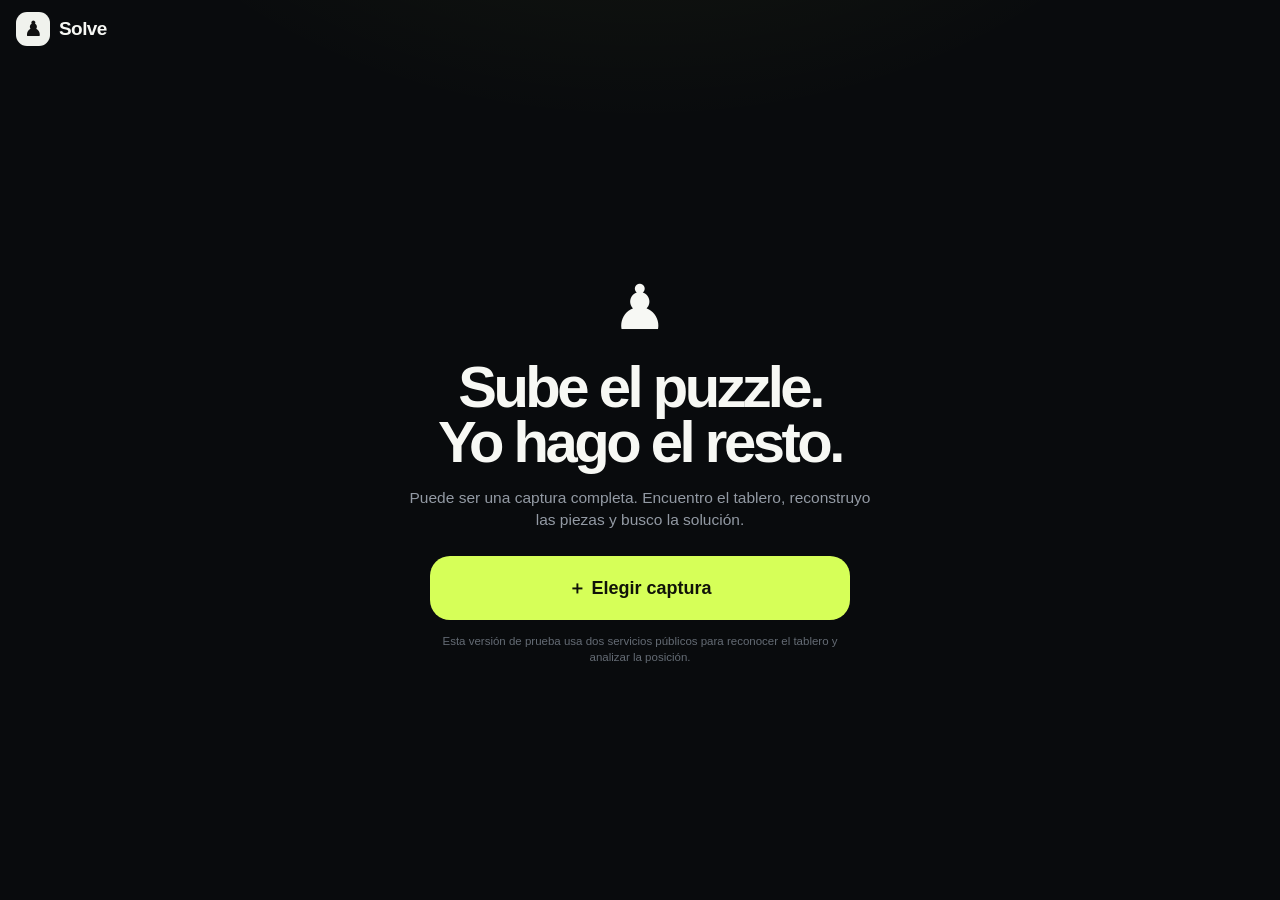
<file: solve2/index.html>
<!doctype html>
<html lang="es">
<head>
<meta charset="utf-8">
<meta name="viewport" content="width=device-width,initial-scale=1,viewport-fit=cover,user-scalable=no">
<meta name="theme-color" content="#090b0d">
<meta name="apple-mobile-web-app-capable" content="yes">
<meta name="apple-mobile-web-app-status-bar-style" content="black-translucent">
<title>Solve</title>
<style>
:root{--bg:#090b0d;--panel:#15191e;--text:#f7f8f4;--muted:#939aa4;--line:rgba(255,255,255,.09);--accent:#d6ff58;--accentText:#101308;--light:#f0d9b5;--dark:#b58863}
*{box-sizing:border-box;-webkit-tap-highlight-color:transparent}html,body{margin:0;width:100%;height:100%;overflow:hidden;background:var(--bg);color:var(--text);font-family:-apple-system,BlinkMacSystemFont,"SF Pro Display","SF Pro Text",Inter,Segoe UI,Arial,sans-serif}button,input,select,label{font:inherit}button{border:0;color:inherit}
#app{height:100dvh;position:relative;overflow:hidden;background:radial-gradient(900px 600px at 50% -260px,rgba(214,255,88,.07),transparent 64%),var(--bg)}
.screen{position:absolute;inset:0;display:flex;flex-direction:column;opacity:0;pointer-events:none;transform:translateY(7px);transition:.2s ease}.screen.active{opacity:1;pointer-events:auto;transform:none}.safeTop{padding-top:max(12px,env(safe-area-inset-top))}.safeBottom{padding-bottom:max(12px,env(safe-area-inset-bottom))}
.top{min-height:58px;display:flex;align-items:center;justify-content:space-between;padding:0 16px;flex:0 0 auto}.brand{display:flex;align-items:center;gap:9px;font-size:19px;font-weight:780;letter-spacing:-.03em}.logo{width:34px;height:34px;border-radius:11px;background:#f0f2ed;color:#111;display:grid;place-items:center;font-size:20px}.icon{width:44px;height:44px;border-radius:14px;background:rgba(255,255,255,.055);border:1px solid var(--line);display:grid;place-items:center;font-size:20px}
.home{flex:1;display:flex;align-items:center;justify-content:center;padding:18px 20px 34px;text-align:center}.homeInner{width:min(100%,560px)}.bigPiece{font-size:62px;line-height:1;margin-bottom:20px}h1{margin:0;font-size:clamp(36px,9vw,58px);line-height:.96;letter-spacing:-.06em}.home p{margin:17px auto 25px;color:var(--muted);max-width:480px;font-size:15.5px;line-height:1.42}.pick{width:min(100%,420px);height:64px;border-radius:20px;background:var(--accent);color:var(--accentText);font-weight:800;font-size:18px;display:flex;align-items:center;justify-content:center;gap:9px;margin:0 auto;cursor:pointer}.pick:active{transform:scale(.985)}#picker{position:fixed;left:-9999px;width:1px;height:1px;opacity:0}.privacy{font-size:11.5px;line-height:1.35;color:#646b74;margin:14px auto 0;max-width:420px}
.center{flex:1;display:grid;place-items:center;padding:28px}.proc{width:min(92vw,520px);text-align:center}.thumb{width:88px;height:88px;border-radius:21px;object-fit:cover;border:1px solid var(--line);margin-bottom:22px}.spin{width:31px;height:31px;border-radius:50%;border:3px solid rgba(255,255,255,.1);border-top-color:var(--accent);margin:0 auto 17px;animation:sp .85s linear infinite}@keyframes sp{to{transform:rotate(360deg)}}.procTitle{font-weight:790;font-size:25px;letter-spacing:-.04em}.procText{font-size:13.5px;color:var(--muted);margin-top:8px}.progress{width:min(100%,320px);height:5px;background:#20252b;border-radius:99px;overflow:hidden;margin:21px auto 0}.bar{height:100%;width:4%;background:var(--accent);transition:width .28s;border-radius:99px}
.result{flex:1;min-height:0;display:grid;justify-items:center;align-content:center;padding:0 14px 10px;gap:8px}.problem{min-height:22px;width:min(100%,680px);display:flex;align-items:center;justify-content:center;gap:7px;color:#c2c8d0;font-size:12.5px;white-space:nowrap;overflow:hidden;text-overflow:ellipsis}.dot{width:6px;height:6px;border-radius:50%;background:var(--accent);flex:0 0 auto}.boardWrap{width:min(92vw,54dvh,620px);aspect-ratio:1;border-radius:17px;overflow:hidden;background:#222;box-shadow:0 18px 48px rgba(0,0,0,.38)}#board{width:100%;height:100%;display:grid;grid-template-columns:repeat(8,1fr);grid-template-rows:repeat(8,1fr)}.sq{position:relative;display:grid;place-items:center;font-size:min(8vw,58px);line-height:1;user-select:none}.sq.light{background:var(--light)}.sq.dark{background:var(--dark)}.sq.lastFrom::after,.sq.lastTo::after{content:"";position:absolute;inset:0;background:rgba(214,255,88,.28)}.piece{position:relative;z-index:2;text-shadow:0 1px 1px rgba(0,0,0,.25)}.coord{position:absolute;font-size:10px;font-weight:700;opacity:.75;z-index:3}.coord.file{right:4px;bottom:2px}.coord.rank{left:4px;top:2px}
.meta{width:min(100%,620px);display:flex;align-items:center;justify-content:space-between;gap:12px;padding:2px}.mate{font-weight:810;font-size:19px;letter-spacing:-.03em;white-space:nowrap}.line{min-width:0;text-align:right;color:var(--muted);font-size:12.5px;white-space:nowrap;overflow:hidden;text-overflow:ellipsis}.controls{width:min(100%,620px);display:grid;grid-template-columns:50px 1fr 50px 88px;gap:8px}.controls button,.speed{height:49px;border-radius:15px;background:var(--panel);border:1px solid var(--line)}.play{background:var(--accent)!important;color:var(--accentText)!important;font-weight:810}.speed{color:var(--text);padding:0 8px;text-align:center;appearance:none;outline:0;font-weight:730}.actions{width:min(100%,620px);display:grid;grid-template-columns:1fr 1fr;gap:8px}.action{height:44px;border-radius:14px;background:var(--panel);border:1px solid var(--line);font-weight:710}.action.primary{background:#f0f2ed;color:#111}
.errorCard{width:min(92vw,520px);border-radius:24px;background:#171b20;border:1px solid var(--line);padding:22px;text-align:center}.errorCard h2{margin:0;font-size:25px;letter-spacing:-.04em}.errorCard p{color:var(--muted);font-size:14px;line-height:1.45;margin:9px 0 18px}.errorBtn{height:52px;border-radius:16px;background:var(--accent);color:var(--accentText);font-weight:800;display:flex;align-items:center;justify-content:center}.details{margin-top:12px;text-align:left;background:#0e1114;border:1px solid var(--line);border-radius:14px;padding:12px;color:#aeb5be;font-size:12px;line-height:1.45;word-break:break-word}
@media(min-width:900px){.result{width:min(1100px,100%);margin:0 auto;grid-template-columns:minmax(420px,620px) minmax(290px,380px);grid-template-rows:auto auto auto auto;column-gap:30px}.problem{grid-column:1/3}.boardWrap{grid-column:1;grid-row:2/5}.meta,.controls,.actions{grid-column:2;width:100%}.meta{display:block;align-self:end}.mate{font-size:31px;margin-bottom:8px}.line{text-align:left;font-size:14px;white-space:normal;line-height:1.45}}
</style>
</head>
<body>
<div id="app">
<section id="home" class="screen active"><div class="top safeTop"><div class="brand"><div class="logo">♟</div><span>Solve</span></div><div style="width:44px"></div></div><div class="home safeBottom"><div class="homeInner"><div class="bigPiece">♟︎</div><h1>Sube el puzzle.<br>Yo hago el resto.</h1><p>Puede ser una captura completa. Encuentro el tablero, reconstruyo las piezas y busco la solución.</p><label class="pick" for="picker">＋ Elegir captura</label><input id="picker" type="file" accept="image/*"><div class="privacy">Esta versión de prueba usa dos servicios públicos para reconocer el tablero y analizar la posición.</div></div></div></section>
<section id="processing" class="screen"><div class="top safeTop"><div class="brand"><div class="logo">♟</div><span>Solve</span></div><button id="cancel" class="icon">×</button></div><div class="center safeBottom"><div class="proc"><img id="procImg" class="thumb"><div class="spin"></div><div id="procTitle" class="procTitle">Leyendo el puzzle</div><div id="procText" class="procText">Buscando el tablero...</div><div class="progress"><div id="bar" class="bar"></div></div></div></div></section>
<section id="result" class="screen"><div class="top safeTop"><button id="back" class="icon">‹</button><div class="brand"><div class="logo">♟</div><span>Solve</span></div><div style="width:44px"></div></div><div class="result safeBottom"><div class="problem"><span class="dot"></span><span id="problemText">Puzzle detectado</span></div><div class="boardWrap"><div id="board"></div></div><div class="meta"><div id="mate" class="mate">Mate encontrado</div><div id="line" class="line"></div></div><div class="controls"><button id="prev">‹</button><button id="play" class="play">▶ Play</button><button id="next">›</button><select id="speed" class="speed"><option value="1500">0.5×</option><option value="950" selected>1×</option><option value="650">1.5×</option><option value="430">2×</option></select></div><div class="actions"><button id="copy" class="action">Copiar solución</button><button id="share" class="action primary">Compartir</button></div></div></section>
<section id="error" class="screen"><div class="top safeTop"><button id="errorBack" class="icon">‹</button><div class="brand"><div class="logo">♟</div><span>Solve</span></div><div style="width:44px"></div></div><div class="center safeBottom"><div class="errorCard"><h2>No he podido terminarlo</h2><p id="errorText">No he podido reconstruir la posición.</p><label class="errorBtn" for="picker">Elegir otra captura</label><div id="details" class="details"></div></div></div></section>
</div>
<script>
const $=id=>document.getElementById(id);const screens=['home','processing','result','error'];const glyph={K:'♔',Q:'♕',R:'♖',B:'♗',N:'♘',P:'♙',k:'♚',q:'♛',r:'♜',b:'♝',n:'♞',p:'♟'};
let S={img:null,rect:null,placement:null,orientation:'black',side:'b',line:[],positions:[],step:0,playing:false,timer:null,lastMove:null,mateN:null};
function show(id){screens.forEach(x=>$(x).classList.toggle('active',x===id))}function prog(v,t,x){$('bar').style.width=v+'%';if(t)$('procTitle').textContent=t;if(x)$('procText').textContent=x}function wait(ms){return new Promise(r=>setTimeout(r,ms))}function fileData(f){return new Promise((r,j)=>{const q=new FileReader();q.onload=()=>r(q.result);q.onerror=j;q.readAsDataURL(f)})}function loadImg(u){return new Promise((r,j)=>{const i=new Image();i.onload=()=>r(i);i.onerror=j;i.src=u})}
function median(a){const b=[...a].sort((x,y)=>x-y),n=b.length;return n?(n%2?b[(n-1)/2]:(b[n/2-1]+b[n/2])/2):0}
function detectBoard(img){const W=Math.min(480,img.naturalWidth||img.width),scale=W/(img.naturalWidth||img.width),H=Math.round((img.naturalHeight||img.height)*scale),c=document.createElement('canvas');c.width=W;c.height=H;const ctx=c.getContext('2d',{willReadFrequently:true});ctx.drawImage(img,0,0,W,H);const d=ctx.getImageData(0,0,W,H).data,lum=new Float32Array(W*H);for(let i=0,j=0;i<d.length;i+=4,j++)lum[j]=.299*d[i]+.587*d[i+1]+.114*d[i+2];const at=(x,y)=>{x=Math.max(0,Math.min(W-1,x|0));y=Math.max(0,Math.min(H-1,y|0));return lum[y*W+x]};function score(x,y,s){const ev=[],od=[],cell=s/8,pts=[[.27,.27],[.73,.27],[.27,.73],[.73,.73]];for(let r=0;r<8;r++)for(let q=0;q<8;q++){let z=0;for(const [px,py] of pts)z+=at(x+(q+px)*cell,y+(r+py)*cell);((r+q)%2?od:ev).push(z/4)}const me=median(ev),mo=median(od);return Math.abs(me-mo)}let best={score:-1,x:0,y:0,s:0};for(let frac=.70;frac<=.99;frac+=.015){const s=Math.round(W*frac),cx=Math.round((W-s)/2),ys=Math.max(5,Math.round(s/85));for(let xo=-4;xo<=4;xo++){const x=Math.max(0,Math.min(W-s,cx+xo*5));for(let y=0;y<=H-s;y+=ys){const sc=score(x,y,s);if(sc>best.score)best={score:sc,x,y,s}}}}if(best.score<15)throw new Error('No encuentro un tablero claro en la captura.');const inv=1/scale;return{x:Math.round(best.x*inv),y:Math.round(best.y*inv),s:Math.round(best.s*inv)}}
function cropBlob(img,r){return new Promise(resolve=>{const c=document.createElement('canvas');c.width=900;c.height=900;c.getContext('2d').drawImage(img,r.x,r.y,r.s,r.s,0,0,900,900);c.toBlob(resolve,'image/png')})}
async function recognize(blob){const fd=new FormData();fd.append('image',blob,'board.png');const ctl=new AbortController();const tm=setTimeout(()=>ctl.abort(),20000);try{const res=await fetch('https://web-vrnocjtpaa-an.a.run.app/board_to_fen',{method:'POST',body:fd,signal:ctl.signal});if(!res.ok)throw new Error('El servicio de lectura del tablero respondió '+res.status);const j=await res.json();if(!j.fen)throw new Error('El servicio no devolvió una posición.');return j.fen}catch(e){if(e.name==='AbortError')throw new Error('El reconocimiento del tablero tardó demasiado.');throw e}finally{clearTimeout(tm)}}
function expand(p){return p.split('/').map(row=>{const a=[];for(const ch of row){if(/[1-8]/.test(ch)){for(let i=0;i<+ch;i++)a.push('')}else a.push(ch)}return a})}function compress(m){return m.map(r=>{let s='',n=0;for(const x of r){if(!x)n++;else{if(n){s+=n;n=0}s+=x}}if(n)s+=n;return s}).join('/')}function rotate(p){const m=expand(p);m.reverse();m.forEach(r=>r.reverse());return compress(m)}function fullFen(p,side){return p+' '+side+' - - 0 1'}
async function engine(fen){const ctl=new AbortController(),tm=setTimeout(()=>ctl.abort(),20000);try{const res=await fetch('https://chess-api.com/v1',{method:'POST',headers:{'Content-Type':'application/json'},body:JSON.stringify({fen,depth:14,maxThinkingTime:120}),signal:ctl.signal});if(!res.ok)throw new Error('El motor respondió '+res.status);return await res.json()}catch(e){if(e.name==='AbortError')throw new Error('El motor de ajedrez tardó demasiado.');throw e}finally{clearTimeout(tm)}}
function bestMate(cands){const mates=cands.filter(x=>x&&x.data&&x.data.mate!==null&&x.data.mate!==undefined&&Number.isFinite(Number(x.data.mate)));if(!mates.length)return null;mates.sort((a,b)=>Math.abs(Number(a.data.mate))-Math.abs(Number(b.data.mate)));return mates[0]}
function parseFen(f){return{m:expand(f.split(' ')[0]),side:f.split(' ')[1]||'w'}}function squareIdx(s){return[8-Number(s[1]),'abcdefgh'.indexOf(s[0])]}function applyUciFen(f,u){const a=f.split(' '),m=expand(a[0]),side=a[1]||'w';const from=u.slice(0,2),to=u.slice(2,4),promo=u[4];const[fr,fc]=squareIdx(from),[tr,tc]=squareIdx(to);let pc=m[fr][fc];m[fr][fc]='';if(promo)pc=side==='w'?promo.toUpperCase():promo.toLowerCase();m[tr][tc]=pc;return compress(m)+' '+(side==='w'?'b':'w')+' - - 0 1'}
async function buildPv(start,mateN){let cur=start,out=[],max=Math.max(1,Math.min(15,2*Math.abs(mateN)-1));for(let i=0;i<max;i++){const e=await engine(cur);if(!e||!e.move)break;out.push({uci:e.move,san:e.san||e.move});cur=applyUciFen(cur,e.move);if((e.san||'').includes('#'))break}return out}
function positions(start,line){const a=[start];let cur=start;for(const mv of line){cur=applyUciFen(cur,mv.uci);a.push(cur)}return a}
function renderBoard(fen,orientation,last){const m=expand(fen.split(' ')[0]),files=orientation==='black'?'hgfedcba':'abcdefgh',ranks=orientation==='black'?'12345678':'87654321';$('board').innerHTML='';for(let vr=0;vr<8;vr++)for(let vc=0;vc<8;vc++){let br=orientation==='black'?7-vr:vr,bc=orientation==='black'?7-vc:vc;const sq=document.createElement('div');sq.className='sq '+(((vr+vc)%2)?'dark':'light');const name='abcdefgh'[bc]+(8-br);if(last&&last.from===name)sq.classList.add('lastFrom');if(last&&last.to===name)sq.classList.add('lastTo');if(m[br][bc]){const sp=document.createElement('span');sp.className='piece';sp.textContent=glyph[m[br][bc]]||'';sq.appendChild(sp)}if(vc===0){const c=document.createElement('span');c.className='coord rank';c.textContent=ranks[vr];sq.appendChild(c)}if(vr===7){const c=document.createElement('span');c.className='coord file';c.textContent=files[vc];sq.appendChild(c)}$('board').appendChild(sq)}}
function lineText(){return S.line.map(x=>x.san).join('  ')}function stop(){S.playing=false;clearTimeout(S.timer);S.timer=null;$('play').textContent='▶ Play'}async function goto(i){S.step=Math.max(0,Math.min(S.positions.length-1,i));const mv=S.step?S.line[S.step-1]:null;renderBoard(S.positions[S.step],S.orientation,mv?{from:mv.uci.slice(0,2),to:mv.uci.slice(2,4)}:null)}async function loop(){if(!S.playing)return;if(S.step>=S.positions.length-1){stop();return}await goto(S.step+1);S.timer=setTimeout(loop,+$('speed').value)}function toggle(){if(S.playing){stop();return}if(S.step>=S.positions.length-1)goto(0);S.playing=true;$('play').textContent='❚❚ Pausa';S.timer=setTimeout(loop,120)}
async function analyze(url){stop();show('processing');$('procImg').src=url;$('details').textContent='';try{const img=await loadImg(url);S.img=img;prog(12,'Encontrando el tablero','Recortando la zona de juego...');await wait(30);const r=detectBoard(img);S.rect=r;const blob=await cropBlob(img,r);prog(32,'Leyendo las piezas','Reconstruyendo las 64 casillas...');const raw=await recognize(blob);const p0=raw.split(' ')[0];prog(55,'Buscando la solución','Probando orientación y turno...');const candidates=[];for(const [p,o] of [[p0,'white'],[rotate(p0),'black']])for(const side of ['b','w']){let data=null;try{data=await engine(fullFen(p,side))}catch(e){}candidates.push({p,o,side,data})}let win=bestMate(candidates);if(!win)throw new Error('He leído el tablero, pero el motor no encuentra un mate forzado en la posición reconocida.');S.placement=win.p;S.orientation=win.o;S.side=win.side;S.mateN=Math.abs(Number(win.data.mate));const start=fullFen(win.p,win.side);prog(73,'Mate encontrado','Construyendo la secuencia...');S.line=await buildPv(start,win.data.mate);if(!S.line.length)throw new Error('El motor encontró mate, pero no devolvió la secuencia.');S.positions=positions(start,S.line);S.step=0;$('problemText').textContent=(S.side==='b'?'Negras':'Blancas')+' juegan';$('mate').textContent='Mate en '+S.mateN;$('line').textContent=lineText();renderBoard(S.positions[0],S.orientation,null);prog(100,'Listo','');await wait(120);show('result')}catch(e){console.error(e);$('errorText').textContent=e.message||'No he podido resolver esta captura.';$('details').textContent='Si vuelve a ocurrir, prueba recortando un poco más cerca del tablero. No necesitas dejar solo el tablero, pero sí conviene que ocupe buena parte de la captura.';show('error')}}
$('picker').addEventListener('change',async e=>{const f=e.target.files&&e.target.files[0];if(!f)return;const u=await fileData(f);e.target.value='';analyze(u)});$('cancel').onclick=()=>show('home');$('back').onclick=()=>{stop();show('home')};$('errorBack').onclick=()=>show('home');$('prev').onclick=()=>{stop();goto(S.step-1)};$('next').onclick=()=>{stop();goto(S.step+1)};$('play').onclick=toggle;$('copy').onclick=async()=>{const t='Mate en '+S.mateN+'\n'+lineText();try{await navigator.clipboard.writeText(t);$('copy').textContent='Copiado ✓';setTimeout(()=>$('copy').textContent='Copiar solución',1100)}catch(e){}};$('share').onclick=async()=>{const t='Mate en '+S.mateN+'\n'+lineText();if(navigator.share){try{await navigator.share({title:'Chess puzzle solution',text:t});return}catch(e){}}try{await navigator.clipboard.writeText(t)}catch(e){}$('share').textContent='Copiado ✓';setTimeout(()=>$('share').textContent='Compartir',1100)};
</script>
</body>
</html>
</file>
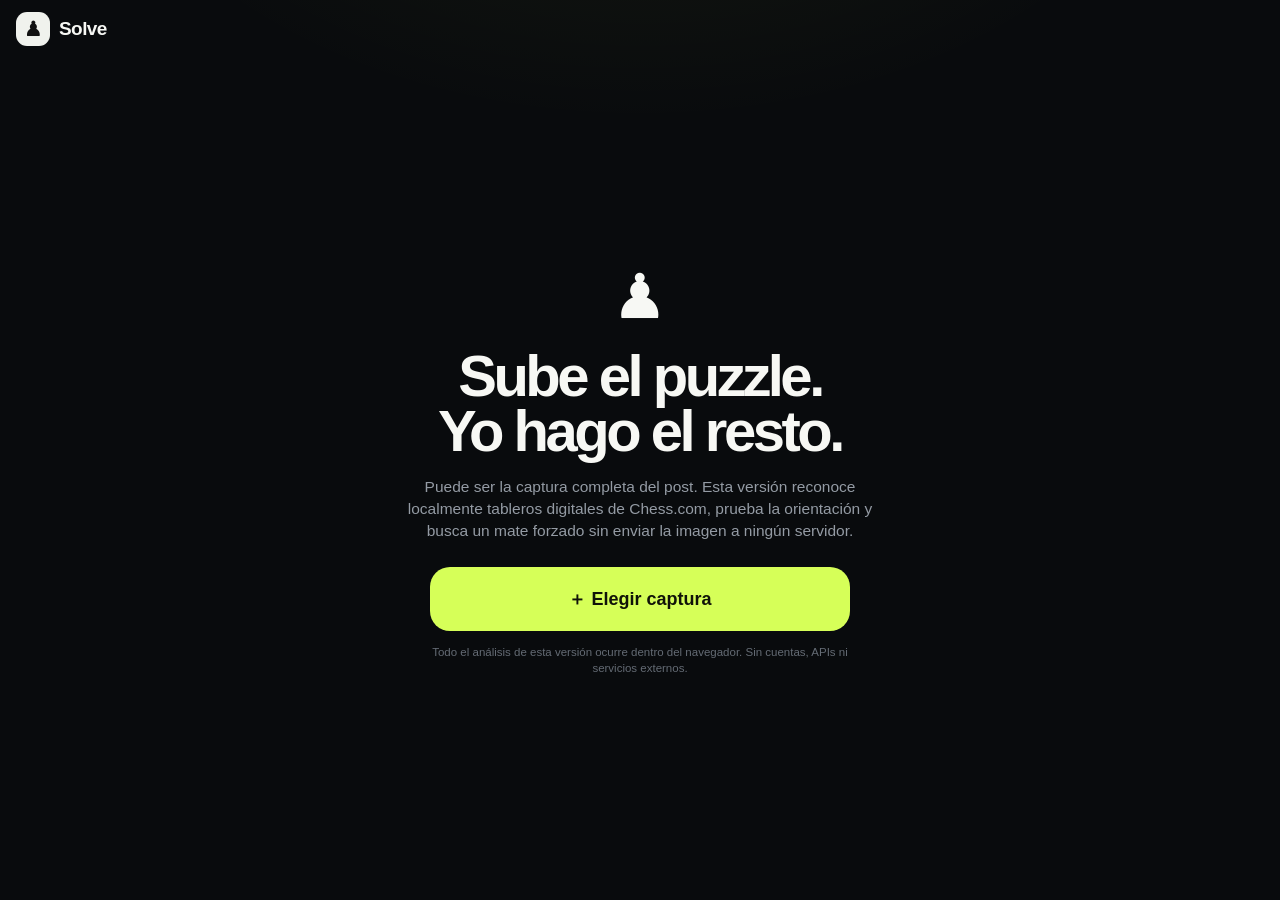
<file: solve5/index.html>
<!doctype html>
<html lang="es">
<head>
<meta charset="utf-8">
<meta name="viewport" content="width=device-width,initial-scale=1,viewport-fit=cover,user-scalable=no">
<meta name="theme-color" content="#090b0d">
<meta name="apple-mobile-web-app-capable" content="yes">
<meta name="apple-mobile-web-app-status-bar-style" content="black-translucent">
<title>Solve</title>
<style>
:root{--bg:#090b0d;--panel:#15191e;--text:#f7f8f4;--muted:#949ba4;--line:rgba(255,255,255,.09);--accent:#d6ff58;--accentText:#101308;--light:#f0d9b5;--dark:#b58863}
*{box-sizing:border-box;-webkit-tap-highlight-color:transparent}html,body{margin:0;width:100%;height:100%;overflow:hidden;background:var(--bg);color:var(--text);font-family:-apple-system,BlinkMacSystemFont,"SF Pro Display","SF Pro Text",Inter,Segoe UI,Arial,sans-serif}button,input,select,label{font:inherit}button{border:0;color:inherit}
#app{height:100dvh;position:relative;overflow:hidden;background:radial-gradient(900px 600px at 50% -260px,rgba(214,255,88,.07),transparent 64%),var(--bg)}
.screen{position:absolute;inset:0;display:flex;flex-direction:column;opacity:0;pointer-events:none;transform:translateY(6px);transition:.2s ease}.screen.active{opacity:1;pointer-events:auto;transform:none}.safeTop{padding-top:max(12px,env(safe-area-inset-top))}.safeBottom{padding-bottom:max(12px,env(safe-area-inset-bottom))}
.top{min-height:58px;display:flex;align-items:center;justify-content:space-between;padding:0 16px;flex:0 0 auto}.brand{display:flex;align-items:center;gap:9px;font-size:19px;font-weight:780;letter-spacing:-.03em}.logo{width:34px;height:34px;border-radius:11px;background:#f0f2ed;color:#111;display:grid;place-items:center;font-size:20px}.icon{width:44px;height:44px;border-radius:14px;background:rgba(255,255,255,.055);border:1px solid var(--line);display:grid;place-items:center;font-size:20px;cursor:pointer}
.home{flex:1;display:flex;align-items:center;justify-content:center;padding:18px 20px 34px;text-align:center}.homeInner{width:min(100%,560px)}.bigPiece{font-size:62px;line-height:1;margin-bottom:20px}h1{margin:0;font-size:clamp(36px,9vw,58px);line-height:.96;letter-spacing:-.06em}.home p{margin:17px auto 25px;color:var(--muted);max-width:500px;font-size:15.5px;line-height:1.42}.pick{width:min(100%,420px);height:64px;border-radius:20px;background:var(--accent);color:var(--accentText);font-weight:800;font-size:18px;display:flex;align-items:center;justify-content:center;gap:9px;margin:0 auto;cursor:pointer}.pick:active{transform:scale(.985)}#picker{position:fixed;left:-9999px;width:1px;height:1px;opacity:0}.privacy{font-size:11.5px;line-height:1.35;color:#646b74;margin:14px auto 0;max-width:430px}
.center{flex:1;display:grid;place-items:center;padding:28px}.proc{width:min(92vw,520px);text-align:center}.thumb{width:88px;height:88px;border-radius:21px;object-fit:cover;border:1px solid var(--line);margin-bottom:22px}.spin{width:31px;height:31px;border-radius:50%;border:3px solid rgba(255,255,255,.1);border-top-color:var(--accent);margin:0 auto 17px;animation:sp .85s linear infinite}@keyframes sp{to{transform:rotate(360deg)}}.procTitle{font-weight:790;font-size:25px;letter-spacing:-.04em}.procText{font-size:13.5px;color:var(--muted);margin-top:8px}.progress{width:min(100%,320px);height:5px;background:#20252b;border-radius:99px;overflow:hidden;margin:21px auto 0}.bar{height:100%;width:4%;background:var(--accent);transition:width .28s;border-radius:99px}
.result{flex:1;min-height:0;display:grid;justify-items:center;align-content:center;padding:0 14px 10px;gap:8px}.problem{min-height:22px;width:min(100%,680px);display:flex;align-items:center;justify-content:center;gap:7px;color:#c2c8d0;font-size:12.5px;white-space:nowrap;overflow:hidden;text-overflow:ellipsis}.dot{width:6px;height:6px;border-radius:50%;background:var(--accent);flex:0 0 auto}.boardWrap{width:min(92vw,54dvh,620px);aspect-ratio:1;border-radius:17px;overflow:hidden;background:#222;box-shadow:0 18px 48px rgba(0,0,0,.38)}#board{width:100%;height:100%;display:grid;grid-template-columns:repeat(8,1fr);grid-template-rows:repeat(8,1fr)}.sq{position:relative;display:grid;place-items:center;font-size:min(8vw,58px);line-height:1;user-select:none}.sq.light{background:var(--light)}.sq.dark{background:var(--dark)}.sq.lastFrom::after,.sq.lastTo::after{content:"";position:absolute;inset:0;background:rgba(214,255,88,.29)}.piece{position:relative;z-index:2;text-shadow:0 1px 1px rgba(0,0,0,.25)}.coord{position:absolute;font-size:10px;font-weight:700;opacity:.7;z-index:3}.coord.file{right:4px;bottom:2px}.coord.rank{left:4px;top:2px}
.meta{width:min(100%,620px);display:flex;align-items:center;justify-content:space-between;gap:12px;padding:2px}.mate{font-weight:810;font-size:19px;letter-spacing:-.03em;white-space:nowrap}.line{min-width:0;text-align:right;color:var(--muted);font-size:12.5px;white-space:nowrap;overflow:hidden;text-overflow:ellipsis}.controls{width:min(100%,620px);display:grid;grid-template-columns:50px 1fr 50px 88px;gap:8px}.controls button,.speed{height:49px;border-radius:15px;background:var(--panel);border:1px solid var(--line)}.play{background:var(--accent)!important;color:var(--accentText)!important;font-weight:810}.speed{color:var(--text);padding:0 8px;text-align:center;appearance:none;outline:0;font-weight:730}.actions{width:min(100%,620px);display:grid;grid-template-columns:1fr 1fr;gap:8px}.action{height:44px;border-radius:14px;background:var(--panel);border:1px solid var(--line);font-weight:710}.action.primary{background:#f0f2ed;color:#111}
.errorCard{width:min(92vw,540px);border-radius:24px;background:#171b20;border:1px solid var(--line);padding:22px;text-align:center}.errorCard h2{margin:0;font-size:25px;letter-spacing:-.04em}.errorCard p{color:var(--muted);font-size:14px;line-height:1.45;margin:9px 0 18px}.errorBtn{height:52px;border-radius:16px;background:var(--accent);color:var(--accentText);font-weight:800;display:flex;align-items:center;justify-content:center}.details{margin-top:12px;text-align:left;background:#0e1114;border:1px solid var(--line);border-radius:14px;padding:12px;color:#aeb5be;font-size:12px;line-height:1.45;word-break:break-word}
@media(min-width:900px){.result{width:min(1100px,100%);margin:0 auto;grid-template-columns:minmax(420px,620px) minmax(290px,380px);grid-template-rows:auto auto auto auto;column-gap:30px}.problem{grid-column:1/3}.boardWrap{grid-column:1;grid-row:2/5}.meta,.controls,.actions{grid-column:2;width:100%}.meta{display:block;align-self:end}.mate{font-size:31px;margin-bottom:8px}.line{text-align:left;font-size:14px;white-space:normal;line-height:1.45}}
@media(max-height:730px) and (max-width:899px){.boardWrap{width:min(84vw,48dvh)}.top{min-height:50px}.result{gap:5px}.controls button,.speed{height:43px}.action{height:40px}}
</style>
</head>
<body>
<div id="app">
<section id="home" class="screen active">
 <div class="top safeTop"><div class="brand"><div class="logo">♟</div><span>Solve</span></div><div style="width:44px"></div></div>
 <div class="home safeBottom"><div class="homeInner"><div class="bigPiece">♟︎</div><h1>Sube el puzzle.<br>Yo hago el resto.</h1><p>Puede ser la captura completa del post. Esta versión reconoce localmente tableros digitales de Chess.com, prueba la orientación y busca un mate forzado sin enviar la imagen a ningún servidor.</p><label class="pick" for="picker">＋ Elegir captura</label><input id="picker" type="file" accept="image/*"><div class="privacy">Todo el análisis de esta versión ocurre dentro del navegador. Sin cuentas, APIs ni servicios externos.</div></div></div>
</section>
<section id="processing" class="screen">
 <div class="top safeTop"><div class="brand"><div class="logo">♟</div><span>Solve</span></div><button id="cancel" class="icon">×</button></div>
 <div class="center safeBottom"><div class="proc"><img id="procImg" class="thumb"><div class="spin"></div><div id="procTitle" class="procTitle">Leyendo el puzzle</div><div id="procText" class="procText">Buscando el tablero...</div><div class="progress"><div id="bar" class="bar"></div></div></div></div>
</section>
<section id="result" class="screen">
 <div class="top safeTop"><button id="back" class="icon">‹</button><div class="brand"><div class="logo">♟</div><span>Solve</span></div><div style="width:44px"></div></div>
 <div class="result safeBottom"><div class="problem"><span class="dot"></span><span id="problemText">Puzzle detectado</span></div><div class="boardWrap"><div id="board"></div></div><div class="meta"><div id="mate" class="mate">Mate encontrado</div><div id="line" class="line"></div></div><div class="controls"><button id="prev">‹</button><button id="play" class="play">▶ Play</button><button id="next">›</button><select id="speed" class="speed"><option value="1500">0.5×</option><option value="950" selected>1×</option><option value="650">1.5×</option><option value="430">2×</option></select></div><div class="actions"><button id="copy" class="action">Copiar solución</button><button id="share" class="action primary">Compartir</button></div></div>
</section>
<section id="error" class="screen">
 <div class="top safeTop"><button id="errorBack" class="icon">‹</button><div class="brand"><div class="logo">♟</div><span>Solve</span></div><div style="width:44px"></div></div>
 <div class="center safeBottom"><div class="errorCard"><h2>No he podido resolverlo</h2><p id="errorText">No he encontrado un mate forzado con suficiente seguridad.</p><label class="errorBtn" for="picker">Elegir otra captura</label><div id="details" class="details"></div></div></div>
</section>
</div>
<script src="app.js"></script>
</body>
</html>
</file>
